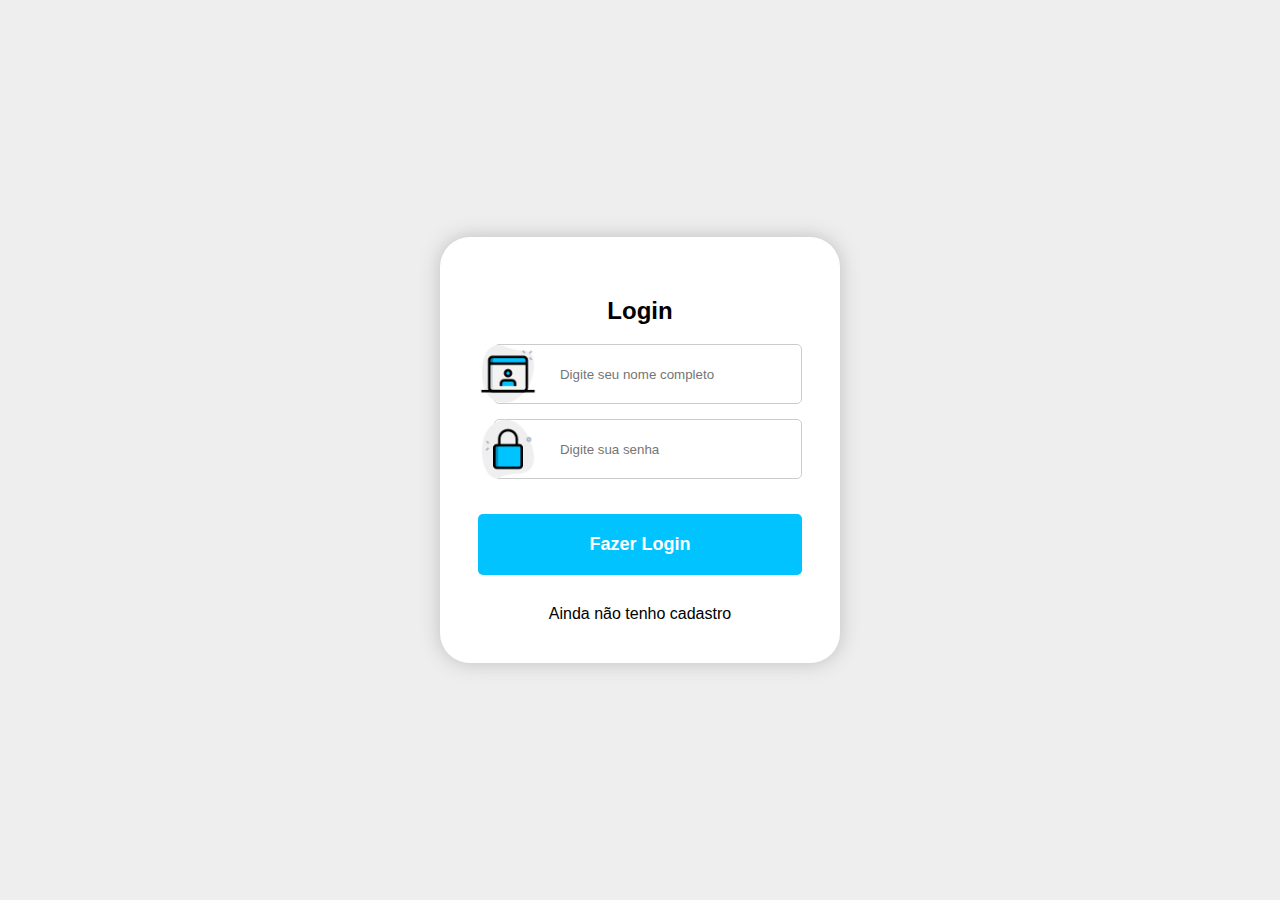
<file: index.html>
<!doctype html>
<html lang="pt-br">
<head>
    <meta charset="UTF-8">
    <meta name="viewport"
          content="width=device-width, user-scalable=no, initial-scale=1.0, maximum-scale=1.0, minimum-scale=1.0">
    <meta http-equiv="X-UA-Compatible" content="ie=edge">
    <link rel="stylesheet" href="css/estilos.css">
    <title>Document</title>
</head>
<body>
    <form>
        <h2>Login</h2>

        <div class="input-group">
            <img class="input-icon" src="img/user.png" alt="">
            <input type="email" placeholder="Digite seu nome completo">
        </div>

        <div class="input-group">
            <img class="input-icon" src="img/lock.png" alt="">
            <input type="password" placeholder="Digite sua senha">
        </div>

        <button class="btn-blue" type="submit">Fazer Login</button>
        <a href="cadastrar.html">Ainda não tenho cadastro</a>
    </form>
</body>
</html>
</file>
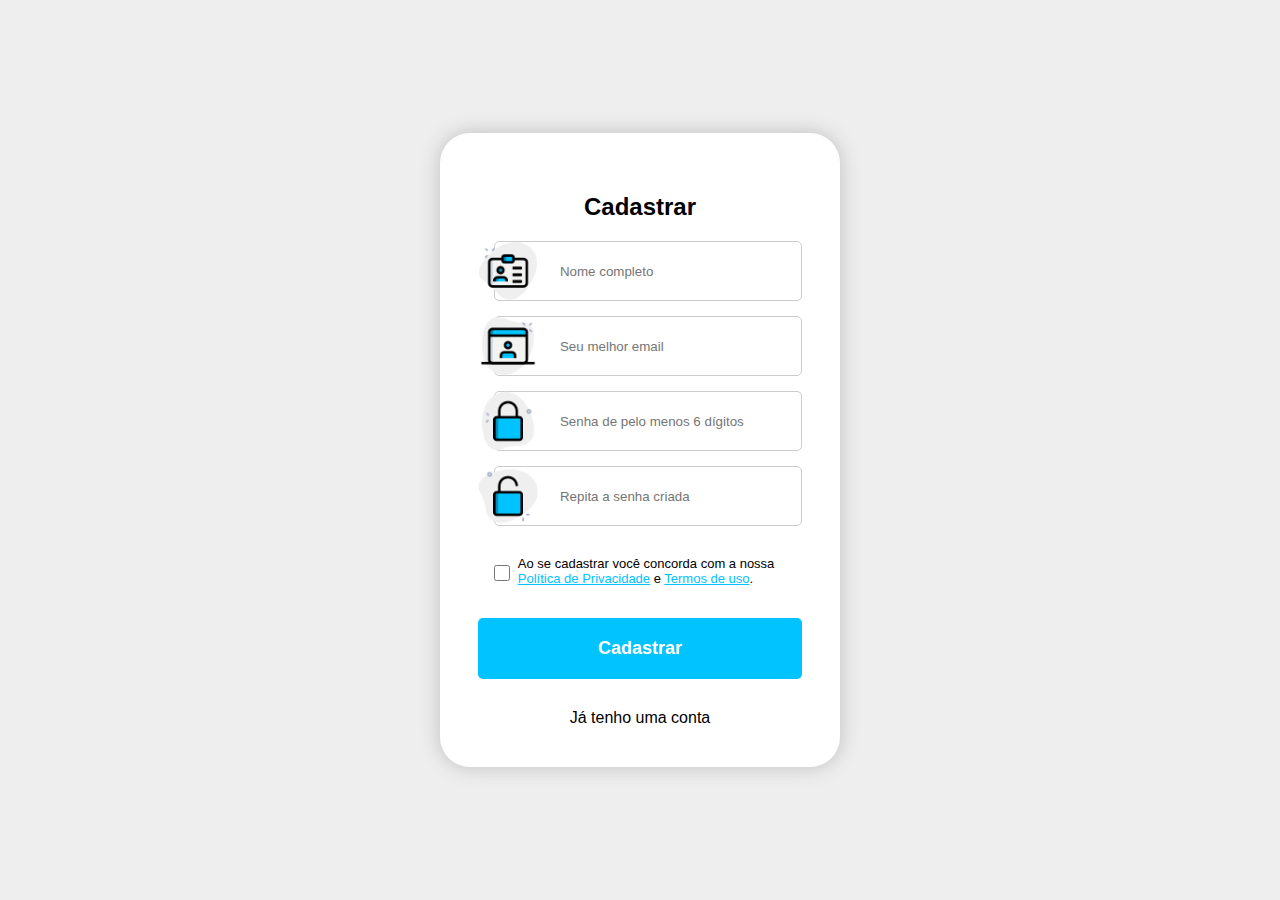
<file: cadastrar.html>
<!doctype html>
<html lang="pt-br">
<head>
    <meta charset="UTF-8">
    <meta name="viewport"
          content="width=device-width, user-scalable=no, initial-scale=1.0, maximum-scale=1.0, minimum-scale=1.0">
    <meta http-equiv="X-UA-Compatible" content="ie=edge">
    <link rel="stylesheet" href="css/estilos.css">
    <title>Document</title>
</head>
<body>
    <form>
        <h2>Cadastrar</h2>

        <div class="input-group">
            <img class="input-icon" src="img/card.png" alt="">
            <input type="text" placeholder="Nome completo">
        </div>

        <div class="input-group">
            <img class="input-icon" src="img/user.png" alt="">
            <input type="email" placeholder="Seu melhor email">
        </div>

        <div class="input-group">
            <img class="input-icon" src="img/lock.png" alt="">
            <input type="password" placeholder="Senha de pelo menos 6 dígitos">
        </div>

        <div class="input-group">
            <img class="input-icon" src="img/lock_open.png" alt="">
            <input type="password" placeholder="Repita a senha criada">
        </div>

        <div class="input-group">
            <input type="checkbox" id="termos" name="termos" value="ok">
            <label for="termos">Ao se cadastrar você concorda com a nossa <a class="link" href="#">Política de Privacidade</a> e
                <a class="link" href="#">Termos de uso</a>.</label>
        </div>

        <button class="btn-blue" type="submit">Cadastrar</button>
        <a href="index.html">Já tenho uma conta</a>
    </form>
</body>
</html>
</file>
<file: css/estilos.css>
*{
    box-sizing: border-box;
}

body{
    background: #eeeeee;
    margin: 0;
    width: 100vw;
    height: 100vh;
    display: flex;
    flex-flow: row wrap;
    justify-content: center;
    align-items: center;
    font-family: Arial, Helvetica, sans-serif;
}

form{
    display: flex;
    flex-flow: row wrap;
    align-items: center;
    justify-content: center;
    max-width: 400px;
    padding: 40px 20px 20px;
    background: white;
    border-radius: 30px;
    box-shadow: 0px 0px 20px #bebebe;
}

h1{
    font-size: 2em;
    width: 100%;
    text-align: center;
    font-weight: 900;
}

input{
    width: 95%;
    height: 60px;
    border-radius: 5px;
    border: 1px solid #ccc;
    margin-bottom: 15px;
    padding-left: 20%;
    margin-left: 5%;
}

input:focus{
    outline-color: #00c3ff;
}

.btn-blue{
    width: 90%;
    margin: 20px 0px;
    padding: 20px;
    cursor: pointer;
    background: #00c3ff;
    border: none;
    color: white;
    font-size: 18px;
    font-weight: bold;
    border-radius: 5px;
    transition: 0.5s ease
}

.btn-blue:hover{
    background: #038bb4;
}

a{
    text-decoration: none;
    margin-top: 10px;
    margin-bottom: 20px;
    color: black;
}

a:hover{
    color: #00c3ff;
}

.link{
    color: #00c3ff;
    text-decoration: underline;
}

.input-group{
    width: 90%;
}

.input-icon{
    width: 60px;
    position: absolute;
}

input[type="checkbox"]{
    display: inline-block;
    height: 20px;
    width: 5%;
    vertical-align: middle;
}

label{
    display: inline-block;
    width: 85%;
    font-size: 13px;
    margin-top: 15px;
    cursor: pointer;
}

.erro-geral {
    background: #c82a2a;
    padding: 20px;
    border-radius: 5px;
    margin-bottom: 15px;
    color: white;
    font-weight: bold;
}

.error-input{
    border: 1px solid #c82a2a;
}

.erro {
    color: #c82a2a;
    text-align: center;
    margin-bottom: 10px;
    font-weight: bold;
    font-size: 14px;
}

.sucesso {
    background: #2ac874;
    padding: 20px;
    border-radius: 5px;
    margin-bottom: 15px;
    color: white;
    font-weight: bold;
}

.gmail {
    background: red;
    color: white;
    padding: 20px;
    border-radius: 5px;
}

.outlook {
    background: #00aeff;
    color: white;
    padding: 20px;
    border-radius: 5px;
}
</file>
